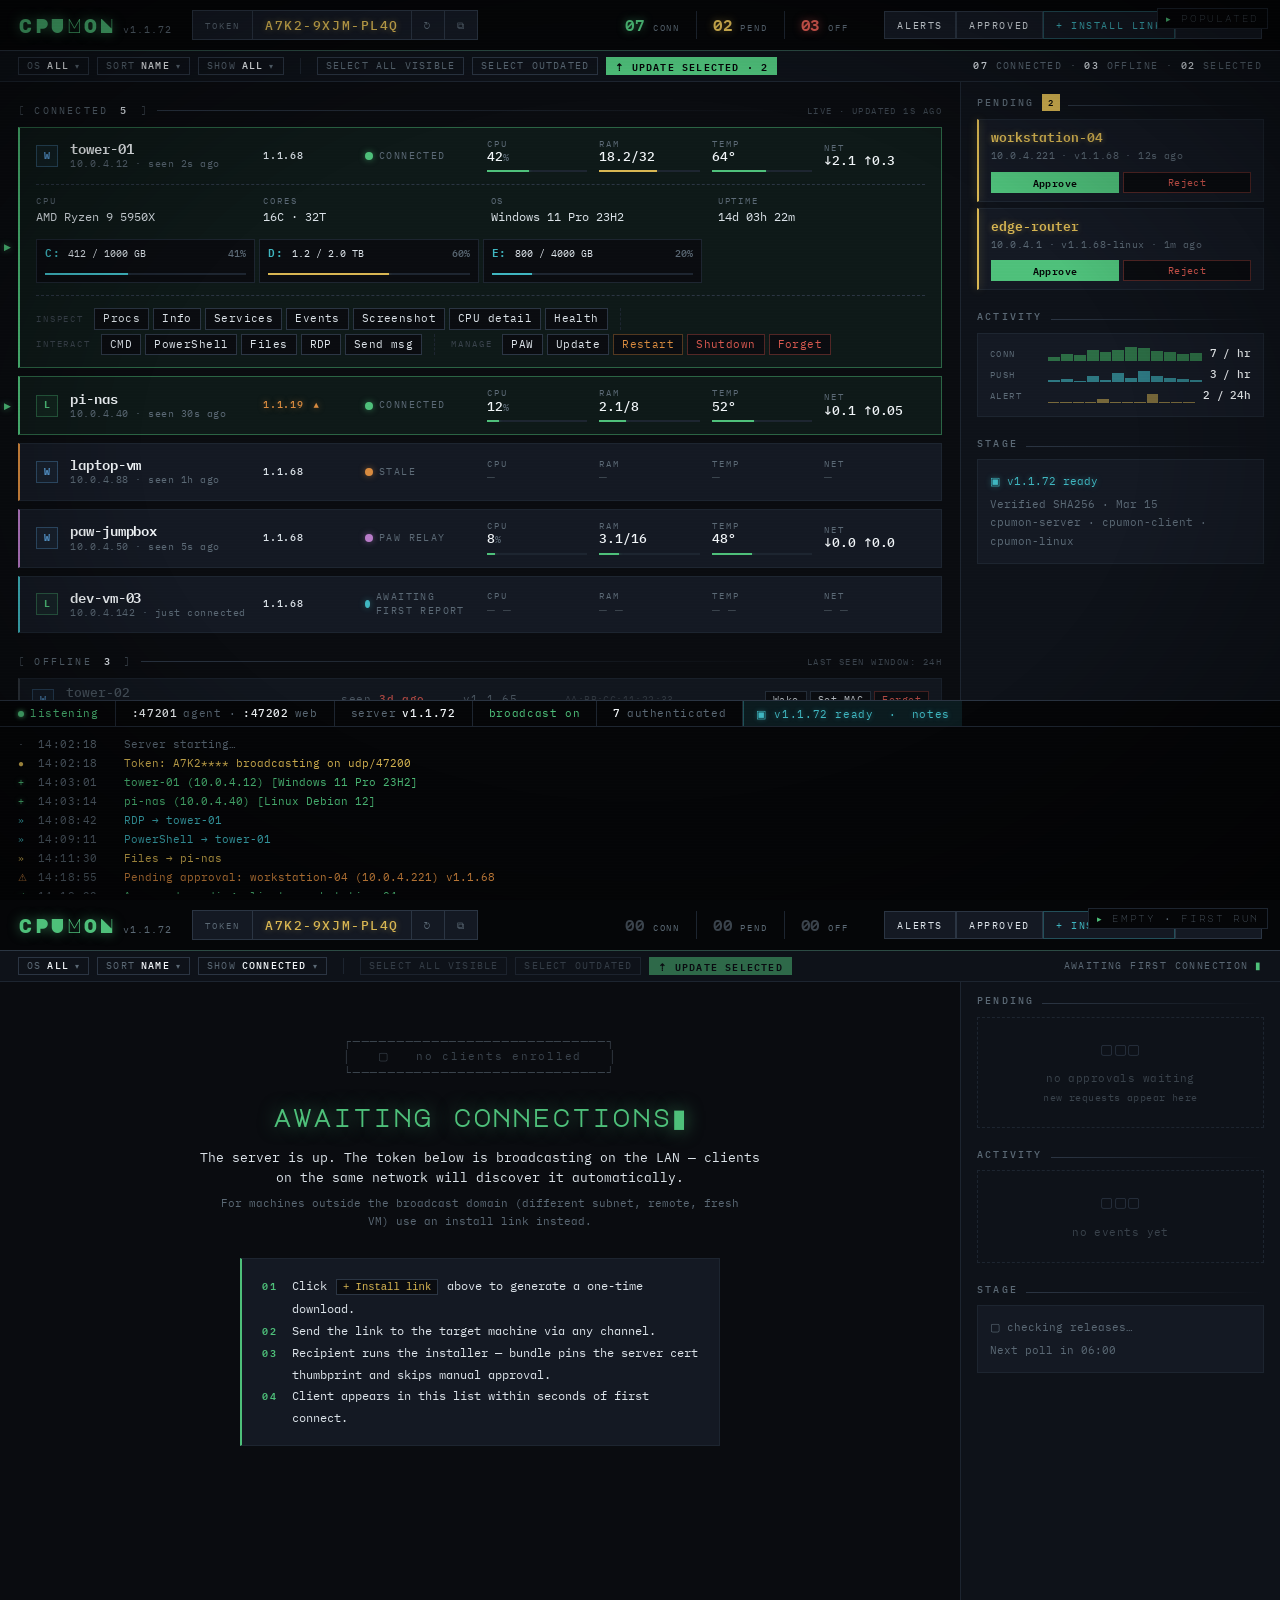
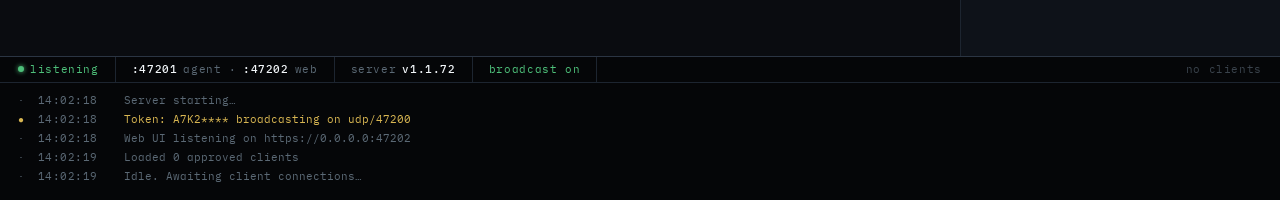
<file: docs/web-ui/mockup.html>
<!DOCTYPE html>
<html lang="en">
<head>
<meta charset="utf-8">
<meta name="viewport" content="width=device-width, initial-scale=1">
<title>cpumon — web UI mockup</title>
<link rel="preconnect" href="https://fonts.googleapis.com">
<link rel="preconnect" href="https://fonts.gstatic.com" crossorigin>
<link href="https://fonts.googleapis.com/css2?family=Major+Mono+Display&family=IBM+Plex+Mono:wght@300;400;500;600;700&display=swap" rel="stylesheet">
<style>
  /* ───────────────────────────────────────────────────────────────────
     cpumon web UI mockup · visual target for WEB_UI_WORKPLAN.md Phase 3
     Static reference; no JS. Aesthetic: refined operator-modeline.
     ─────────────────────────────────────────────────────────────────── */

  :root {
    /* Base — deeper blacks for chrome / lifted slabs for content */
    --bg-deep:   #050608;
    --bg:        #0a0c10;
    --tbg:       #0e1219;
    --card:      #141923;
    --card-hi:   #1a212c;
    --brd:       #1d2530;
    --brd-hi:    #2b3543;

    /* Text */
    --brt:       #dde4ea;
    --brter:     #f2f6f9;
    --dim:       #5b6975;
    --dimmer:    #3a434c;

    /* Phosphor palette */
    --grn:       #4ec07a;
    --grn-glow:  rgba(78, 192, 122, 0.55);
    --grn-soft:  #2c6c44;
    --yel:       #d8b652;
    --yel-glow:  rgba(216, 182, 82, 0.45);
    --org:       #d88a3f;
    --org-glow:  rgba(216, 138, 63, 0.5);
    --red:       #d8584f;
    --red-glow:  rgba(216, 88, 79, 0.55);
    --cyan:      #3fb6c0;
    --cyan-glow: rgba(63, 182, 192, 0.45);
    --blu:       #5a9ed8;
    --blu-glow:  rgba(90, 158, 216, 0.45);
    --mag:       #b87bc8;
    --mag-glow:  rgba(184, 123, 200, 0.5);

    --sel:       rgba(78, 192, 122, 0.07);
    --sel-brd:   rgba(78, 192, 122, 0.45);

    /* Fonts — single distinctive display + a precise technical body.
       Major Mono Display only for the brand wordmark and viewport titles;
       IBM Plex Mono carries the entire UI. */
    --font-display: 'Major Mono Display', ui-monospace, monospace;
    --font-mono:    'IBM Plex Mono', ui-monospace, 'Cascadia Mono', 'Consolas', monospace;

    /* Spacing scale (4px base) */
    --s-1: 4px; --s-2: 8px; --s-3: 12px; --s-4: 16px;
    --s-5: 20px; --s-6: 28px; --s-7: 40px;
  }

  * { box-sizing: border-box; }
  html, body { margin: 0; padding: 0; min-height: 100%; }
  body {
    background: var(--bg-deep);
    color: var(--brt);
    font-family: var(--font-mono);
    font-size: 13px;
    font-weight: 400;
    line-height: 1.45;
    font-feature-settings: "zero" 1, "ss01" 1;
    -webkit-font-smoothing: antialiased;
  }

  /* Subtle scanline + vignette atmosphere — barely perceptible, pure mood */
  body::before {
    content: ""; position: fixed; inset: 0; pointer-events: none; z-index: 9999;
    background:
      repeating-linear-gradient(
        to bottom,
        rgba(255, 255, 255, 0.018) 0,
        rgba(255, 255, 255, 0.018) 1px,
        transparent 1px,
        transparent 3px
      );
    mix-blend-mode: overlay;
  }
  body::after {
    content: ""; position: fixed; inset: 0; pointer-events: none; z-index: 9998;
    background: radial-gradient(
      ellipse at center,
      transparent 0%,
      transparent 55%,
      rgba(0, 0, 0, 0.45) 100%);
  }

  /* ─── viewport scaffold ───────────────────────────────────────────── */

  .viewport {
    display: grid;
    grid-template-rows: auto auto 1fr auto auto;
    height: 100vh;
    min-height: 720px;
    background: var(--bg);
    border-bottom: 6px solid var(--bg-deep);
    position: relative;
  }
  .viewport-label {
    position: absolute; top: var(--s-2); right: var(--s-3);
    z-index: 50;
    font-family: var(--font-display);
    font-size: 9px;
    letter-spacing: 0.18em;
    color: var(--dim);
    padding: 3px 8px;
    background: var(--bg-deep);
    border: 1px solid var(--brd);
    text-transform: lowercase;
  }
  .viewport-label::before { content: "▸ "; color: var(--grn); }

  /* ─── header (modeline top) ───────────────────────────────────────── */

  header {
    background: var(--bg-deep);
    border-bottom: 1px solid var(--brd-hi);
    padding: 10px 18px;
    display: flex; align-items: center; gap: var(--s-5);
    flex-wrap: wrap;
    position: relative;
  }
  header::after {
    content: ""; position: absolute; left: 0; right: 0; bottom: -1px; height: 1px;
    background: linear-gradient(to right,
      transparent 0%,
      var(--grn-soft) 12%,
      var(--grn-soft) 88%,
      transparent 100%);
    opacity: 0.4;
  }

  .brand {
    font-family: var(--font-display);
    font-size: 20px;
    color: var(--grn);
    letter-spacing: 0.06em;
    text-shadow: 0 0 12px var(--grn-glow);
    line-height: 1;
    display: flex; align-items: baseline; gap: var(--s-2);
  }
  .brand .v {
    font-family: var(--font-mono);
    font-size: 10px;
    color: var(--dim);
    letter-spacing: 0.1em;
    text-shadow: none;
    font-weight: 400;
  }

  .token-frame {
    display: flex; align-items: center;
    background: var(--card);
    border: 1px solid var(--brd-hi);
    padding: 0;
    line-height: 1;
  }
  .token-frame .label {
    font-size: 9px;
    color: var(--dim);
    letter-spacing: 0.22em;
    text-transform: uppercase;
    padding: 0 var(--s-3);
    border-right: 1px solid var(--brd-hi);
    height: 28px; display: inline-flex; align-items: center;
  }
  .token-frame .value {
    font-size: 13px;
    font-weight: 500;
    color: var(--yel);
    padding: 0 var(--s-3);
    letter-spacing: 0.12em;
    height: 28px; display: inline-flex; align-items: center;
    text-shadow: 0 0 6px var(--yel-glow);
  }
  .token-frame .action {
    border: none; border-left: 1px solid var(--brd-hi);
    background: transparent;
    color: var(--dim);
    font-family: var(--font-mono);
    font-size: 10px;
    letter-spacing: 0.16em;
    text-transform: uppercase;
    padding: 0 var(--s-3);
    height: 28px;
    cursor: pointer;
  }
  .token-frame .action:hover { color: var(--brter); background: var(--card-hi); }

  .status-bank {
    display: flex; align-items: center; gap: 0;
    font-size: 11px;
    margin-left: auto;
  }
  .status-bank .stat {
    display: inline-flex; align-items: baseline; gap: var(--s-2);
    padding: 0 var(--s-4);
    border-right: 1px solid var(--brd);
    height: 28px;
    line-height: 28px;
  }
  .status-bank .stat:last-child { border-right: none; }
  .status-bank .stat .n {
    font-size: 16px;
    font-weight: 600;
    letter-spacing: -0.02em;
    color: var(--brter);
  }
  .status-bank .stat .lbl {
    font-size: 9px;
    letter-spacing: 0.2em;
    text-transform: uppercase;
    color: var(--dim);
  }
  .status-bank .stat.ok .n   { color: var(--grn); text-shadow: 0 0 8px var(--grn-glow); }
  .status-bank .stat.warn .n { color: var(--yel); text-shadow: 0 0 8px var(--yel-glow); }
  .status-bank .stat.off .n  { color: var(--red); text-shadow: 0 0 8px var(--red-glow); }
  .status-bank .stat.warn { animation: pendingPulse 2.4s ease-in-out infinite; }
  @keyframes pendingPulse {
    0%, 100% { background: transparent; }
    50%      { background: rgba(216, 182, 82, 0.05); }
  }

  .btn-row { display: flex; gap: 0; align-items: center; height: 28px; }
  .btn-row > * + * { border-left: 1px solid var(--brd); margin-left: 0; }
  .btn-row .ico-btn {
    background: var(--card);
    border: 1px solid var(--brd-hi);
    color: var(--brt);
    padding: 0 var(--s-3);
    height: 28px;
    font-family: var(--font-mono);
    font-size: 10px;
    letter-spacing: 0.16em;
    text-transform: uppercase;
    cursor: pointer;
    display: inline-flex; align-items: center; gap: 6px;
  }
  .btn-row .ico-btn:hover { background: var(--card-hi); color: var(--brter); border-color: var(--brd-hi); }
  .btn-row .ico-btn.accent { color: var(--cyan); border-color: rgba(63, 182, 192, 0.35); }
  .btn-row .ico-btn.accent:hover { background: rgba(63, 182, 192, 0.08); }

  /* ─── modeline (filter / selection bar) ──────────────────────────── */

  .modeline {
    background: var(--tbg);
    border-bottom: 1px solid var(--brd);
    padding: 6px 18px;
    display: flex; align-items: center; gap: var(--s-2);
    font-size: 11px;
    flex-wrap: wrap;
  }
  .pill {
    background: transparent;
    border: 1px solid var(--brd-hi);
    padding: 3px var(--s-2);
    color: var(--dim);
    font-family: var(--font-mono);
    font-size: 10px;
    letter-spacing: 0.12em;
    text-transform: uppercase;
    cursor: pointer;
    line-height: 1;
    display: inline-flex; align-items: center; gap: 6px;
  }
  .pill .key { color: var(--dim); }
  .pill .val { color: var(--brter); font-weight: 500; }
  .pill:hover { border-color: var(--brd-hi); background: var(--card); color: var(--brt); }
  .pill .caret { font-size: 8px; color: var(--dim); }

  .pill.action {
    color: var(--brter);
    border-color: var(--brd-hi);
  }
  .pill.action.primary {
    color: var(--bg-deep);
    background: var(--grn);
    border-color: var(--grn);
    font-weight: 600;
    text-shadow: none;
  }
  .pill.action.primary:hover { background: #62d18c; border-color: #62d18c; }

  .modeline .sep {
    width: 1px; height: 16px; background: var(--brd); margin: 0 var(--s-2);
  }
  .modeline .count {
    color: var(--dim);
    margin-left: auto;
    font-size: 10px;
    letter-spacing: 0.14em;
    text-transform: uppercase;
  }
  .modeline .count strong { color: var(--brt); font-weight: 500; }

  /* ─── main pane ──────────────────────────────────────────────────── */

  main {
    display: grid;
    grid-template-columns: 1fr 320px;
    overflow: hidden;
    min-height: 0;
  }
  .col-clients { overflow-y: auto; padding: var(--s-3) 18px var(--s-5) 18px; }
  .col-side    { background: var(--tbg); border-left: 1px solid var(--brd);
                 overflow-y: auto; padding: var(--s-3) var(--s-4); }

  /* custom scrollbar — refined, dim, only on hover */
  .col-clients::-webkit-scrollbar, .col-side::-webkit-scrollbar { width: 6px; height: 6px; }
  .col-clients::-webkit-scrollbar-track, .col-side::-webkit-scrollbar-track { background: transparent; }
  .col-clients::-webkit-scrollbar-thumb, .col-side::-webkit-scrollbar-thumb {
    background: var(--brd-hi); border-radius: 0;
  }
  .col-clients::-webkit-scrollbar-thumb:hover, .col-side::-webkit-scrollbar-thumb:hover {
    background: var(--dim);
  }

  /* ─── section labels ─────────────────────────────────────────────── */

  .section-bar {
    display: flex; align-items: center; gap: var(--s-2);
    margin: var(--s-5) 0 var(--s-2) 0;
    color: var(--dim);
    font-size: 10px;
    letter-spacing: 0.22em;
    text-transform: uppercase;
  }
  .section-bar:first-child { margin-top: var(--s-2); }
  .section-bar .label { white-space: nowrap; }
  .section-bar .label::before { content: "[ "; color: var(--dimmer); }
  .section-bar .label::after  { content: " ]"; color: var(--dimmer); }
  .section-bar .label .n { color: var(--brt); font-weight: 600; padding: 0 4px; }
  .section-bar .rule {
    flex: 1; height: 1px;
    background: linear-gradient(to right, var(--brd-hi) 0%, transparent 100%);
  }
  .section-bar .meta { color: var(--dimmer); font-size: 9px; letter-spacing: 0.16em; }

  /* ─── client card ────────────────────────────────────────────────── */

  .card {
    background: var(--card);
    border: 1px solid var(--brd);
    border-left: 2px solid var(--grn-soft);
    margin-bottom: var(--s-2);
    padding: var(--s-3) var(--s-4);
    cursor: pointer;
    position: relative;
    transition: border-color 120ms ease, background 120ms ease;
  }
  .card:hover { border-color: var(--brd-hi); }
  .card:hover { border-left-color: var(--grn); }
  .card.selected {
    background: var(--sel);
    border-color: var(--sel-brd);
    border-left-color: var(--grn);
  }
  .card.selected::before {
    content: "▶"; position: absolute; left: -16px; top: 50%;
    transform: translateY(-50%);
    color: var(--grn); font-size: 9px;
    text-shadow: 0 0 6px var(--grn-glow);
  }
  .card.stale-card { border-left-color: var(--org); }
  .card.paw-card   { border-left-color: var(--mag); }
  .card.wait-card  { border-left-color: var(--cyan); }

  .card-head {
    display: grid;
    grid-template-columns: 22px minmax(160px, 1.8fr) 90px 110px repeat(4, 1fr);
    align-items: center; gap: var(--s-3);
  }
  .os-badge {
    width: 22px; height: 22px;
    display: inline-flex; align-items: center; justify-content: center;
    font-size: 10px; font-weight: 700;
    font-family: var(--font-mono);
    letter-spacing: 0;
    border: 1px solid var(--brd-hi);
    color: var(--dim);
  }
  .os-badge.os-win { color: var(--blu); border-color: rgba(90, 158, 216, 0.35); background: rgba(90, 158, 216, 0.06); }
  .os-badge.os-lnx { color: var(--grn); border-color: rgba(78, 192, 122, 0.35); background: rgba(78, 192, 122, 0.06); }

  .name-block { min-width: 0; display: flex; flex-direction: column; gap: 1px; }
  .name-block .name {
    color: var(--brter);
    font-weight: 600;
    font-size: 13.5px;
    letter-spacing: -0.005em;
    line-height: 1.2;
  }
  .name-block .ip {
    color: var(--dim);
    font-size: 10px;
    letter-spacing: 0.05em;
  }

  .ver {
    color: var(--dim);
    font-size: 10px;
    letter-spacing: 0.08em;
    text-align: left;
  }
  .ver .num { color: var(--brt); font-weight: 500; }
  .ver.outdated .num { color: var(--org); text-shadow: 0 0 6px var(--org-glow); }
  .ver.outdated::after {
    content: " ▲"; color: var(--org); font-size: 9px; margin-left: 4px;
    text-shadow: 0 0 6px var(--org-glow);
  }

  .state-tag {
    text-align: left;
    font-size: 10px;
    letter-spacing: 0.14em;
    text-transform: uppercase;
    color: var(--dim);
    display: inline-flex; align-items: center; gap: 6px;
  }
  .state-tag .dot {
    display: inline-block; width: 8px; height: 8px; border-radius: 50%;
    background: var(--grn);
    box-shadow: 0 0 6px var(--grn-glow);
  }
  .state-tag.stale .dot { background: var(--org); box-shadow: 0 0 6px var(--org-glow); }
  .state-tag.dead  .dot { background: var(--red); box-shadow: 0 0 6px var(--red-glow); }
  .state-tag.paw   .dot { background: var(--mag); box-shadow: 0 0 6px var(--mag-glow); }
  .state-tag.wait  .dot { background: var(--cyan); box-shadow: 0 0 6px var(--cyan-glow);
                          animation: blinkDot 1.4s steps(2) infinite; }
  @keyframes blinkDot {
    0%, 49% { opacity: 1; }
    50%, 100% { opacity: 0.35; }
  }

  /* Metric block — value-first hierarchy, miniature bar below */
  .metric { display: flex; flex-direction: column; gap: 2px; min-width: 0; }
  .metric .label {
    color: var(--dim);
    font-size: 8.5px;
    letter-spacing: 0.22em;
    text-transform: uppercase;
    line-height: 1;
  }
  .metric .value {
    color: var(--brter);
    font-size: 13px;
    font-weight: 500;
    line-height: 1.1;
    letter-spacing: -0.01em;
  }
  .metric .value.dim { color: var(--dimmer); font-weight: 400; }
  .metric .bar {
    height: 2px;
    background: var(--brd);
    margin-top: 4px;
    position: relative;
    overflow: hidden;
  }
  .metric .bar > span {
    display: block; height: 100%; background: var(--grn);
    box-shadow: 0 0 4px var(--grn-glow);
  }
  .metric .bar > span.warn { background: var(--yel); box-shadow: 0 0 4px var(--yel-glow); }
  .metric .bar > span.crit { background: var(--red); box-shadow: 0 0 4px var(--red-glow); }

  /* Expanded card body */
  .card.expanded .card-body {
    margin-top: var(--s-3);
    padding-top: var(--s-3);
    border-top: 1px dashed var(--brd-hi);
    display: grid;
    grid-template-columns: repeat(4, 1fr);
    gap: var(--s-3) var(--s-5);
  }
  .card-body .kv { display: flex; flex-direction: column; gap: 2px; min-width: 0; }
  .card-body .k {
    color: var(--dim); font-size: 8.5px; letter-spacing: 0.22em; text-transform: uppercase;
    line-height: 1;
  }
  .card-body .v {
    color: var(--brt); font-size: 12px; font-weight: 400;
    letter-spacing: 0;
    overflow: hidden; text-overflow: ellipsis; white-space: nowrap;
  }

  .drives {
    grid-column: 1 / -1;
    display: grid;
    grid-template-columns: repeat(auto-fill, minmax(180px, 1fr));
    gap: 4px;
    margin-top: 2px;
  }
  .drive {
    background: var(--bg);
    border: 1px solid var(--brd);
    padding: 5px var(--s-2) 7px var(--s-2);
    font-size: 10px;
    line-height: 1.2;
    display: grid;
    grid-template-columns: auto 1fr auto;
    align-items: baseline;
    gap: var(--s-2);
    cursor: pointer;
    position: relative;
  }
  .drive:hover { border-color: var(--brd-hi); }
  .drive .letter { color: var(--cyan); font-weight: 600; font-size: 11px; letter-spacing: 0.06em; }
  .drive .size   { color: var(--brt); font-size: 10px; }
  .drive .pct    { color: var(--dim); font-size: 10px; font-weight: 500; }
  .drive .bar {
    grid-column: 1 / -1;
    height: 2px;
    background: var(--brd);
    margin-top: 5px;
    overflow: hidden;
  }
  .drive .bar > span { display: block; height: 100%; background: var(--cyan); box-shadow: 0 0 4px var(--cyan-glow); }
  .drive .bar > span.warn { background: var(--yel); box-shadow: 0 0 4px var(--yel-glow); }
  .drive .bar > span.crit { background: var(--red); box-shadow: 0 0 4px var(--red-glow); }

  /* Action row — grouped by intent */
  .card.expanded .card-actions {
    margin-top: var(--s-3);
    padding-top: var(--s-3);
    border-top: 1px dashed var(--brd-hi);
    display: flex; flex-wrap: wrap; align-items: center; gap: 4px;
  }
  .actions-group {
    display: flex; gap: 4px; flex-wrap: wrap;
    padding: 0 var(--s-3) 0 0;
    border-right: 1px dashed var(--brd);
    margin-right: var(--s-3);
  }
  .actions-group:last-child { border-right: none; margin-right: 0; padding-right: 0; }
  .actions-group .lbl {
    font-size: 8.5px;
    letter-spacing: 0.22em;
    text-transform: uppercase;
    color: var(--dimmer);
    padding: 0 6px 0 0;
    display: inline-flex; align-items: center;
  }

  .a-btn {
    background: var(--bg);
    color: var(--brt);
    border: 1px solid var(--brd-hi);
    padding: 4px var(--s-2);
    font-family: var(--font-mono);
    font-size: 10.5px;
    letter-spacing: 0.04em;
    cursor: pointer;
    line-height: 1.1;
    transition: all 100ms ease;
  }
  .a-btn:hover { background: var(--card-hi); border-color: var(--dim); color: var(--brter); }
  .a-btn.warn   { color: var(--org); border-color: rgba(216, 138, 63, 0.35); }
  .a-btn.warn:hover  { background: rgba(216, 138, 63, 0.1); border-color: var(--org); }
  .a-btn.danger { color: var(--red); border-color: rgba(216, 88, 79, 0.35); }
  .a-btn.danger:hover { background: rgba(216, 88, 79, 0.1); border-color: var(--red); }

  .card.collapsed .card-body, .card.collapsed .card-actions { display: none; }

  /* ─── offline row ────────────────────────────────────────────────── */

  .offline-row {
    display: grid;
    grid-template-columns: 22px minmax(140px, 1.4fr) 110px 90px 1fr auto;
    align-items: center;
    gap: var(--s-3);
    background: var(--card);
    border: 1px solid var(--brd);
    border-left: 2px solid var(--dimmer);
    padding: 6px var(--s-3);
    margin-bottom: 3px;
    opacity: 0.78;
    transition: opacity 120ms ease;
  }
  .offline-row:hover { opacity: 1; border-color: var(--brd-hi); }
  .offline-row .name-block .name { color: var(--dim); font-weight: 500; font-size: 12.5px; }
  .offline-row .name-block .ip   { color: var(--dimmer); font-size: 10px; }
  .offline-row .seen { color: var(--dim); font-size: 10.5px; letter-spacing: 0.06em; }
  .offline-row .seen .ago { color: var(--red); font-weight: 500; }
  .offline-row .ver  { color: var(--dim); font-size: 10.5px; }
  .offline-row .mac  { color: var(--dimmer); font-size: 10px; letter-spacing: 0.04em; }
  .offline-row .actions { display: flex; gap: 3px; }
  .offline-row .actions .a-btn { font-size: 9.5px; padding: 3px 7px; letter-spacing: 0.05em; }

  /* ─── side panel ─────────────────────────────────────────────────── */

  .side-section { margin-bottom: var(--s-5); }
  .side-section h3 {
    margin: 0 0 var(--s-2) 0;
    font-size: 10px;
    color: var(--dim);
    letter-spacing: 0.22em;
    text-transform: uppercase;
    font-weight: 500;
    display: flex; align-items: baseline; gap: var(--s-2);
  }
  .side-section h3 .count {
    color: var(--brter);
    background: var(--brd);
    padding: 2px 6px;
    font-size: 9px;
    letter-spacing: 0.08em;
  }
  .side-section h3 .count.yel { color: var(--bg-deep); background: var(--yel); }
  .side-section h3 .rule {
    flex: 1; height: 1px;
    background: linear-gradient(to right, var(--brd-hi) 0%, transparent 100%);
  }

  .pending-card {
    background: var(--card);
    border: 1px solid var(--brd);
    border-left: 2px solid var(--yel);
    padding: var(--s-2) var(--s-3);
    margin-bottom: 6px;
    position: relative;
  }
  .pending-card::before {
    content: ""; position: absolute; left: -2px; top: 0; bottom: 0; width: 2px;
    background: var(--yel);
    box-shadow: 0 0 8px var(--yel-glow);
    animation: pendingPulse2 2s ease-in-out infinite;
  }
  @keyframes pendingPulse2 {
    0%, 100% { opacity: 1; }
    50%      { opacity: 0.45; }
  }
  .pending-card .name {
    color: var(--yel);
    font-weight: 600;
    font-size: 12.5px;
    text-shadow: 0 0 6px var(--yel-glow);
  }
  .pending-card .meta {
    color: var(--dim);
    font-size: 10px;
    margin: 3px 0 var(--s-2) 0;
    letter-spacing: 0.04em;
  }
  .pending-card .actions { display: flex; gap: 4px; }
  .pending-card .a-btn { font-size: 10px; padding: 4px var(--s-2); flex: 1; }
  .pending-card .a-btn.primary {
    color: var(--bg-deep); background: var(--grn); border-color: var(--grn); font-weight: 600;
  }
  .pending-card .a-btn.primary:hover { background: #62d18c; border-color: #62d18c; }

  /* Activity panel — ASCII-bar style mini chart */
  .activity-panel {
    background: var(--card);
    border: 1px solid var(--brd);
    padding: var(--s-3);
  }
  .activity-panel .row {
    display: grid;
    grid-template-columns: 50px 1fr auto;
    align-items: center;
    gap: var(--s-2);
    margin-bottom: 5px;
    font-size: 10.5px;
  }
  .activity-panel .row:last-child { margin-bottom: 0; }
  .activity-panel .row .k {
    color: var(--dim);
    font-size: 9px;
    letter-spacing: 0.16em;
    text-transform: uppercase;
  }
  .activity-panel .row .v {
    color: var(--brter);
    font-weight: 500;
    font-size: 11px;
    text-align: right;
    letter-spacing: -0.01em;
  }
  .activity-panel .spark {
    display: flex; align-items: end; gap: 1px; height: 14px;
  }
  .activity-panel .spark span {
    flex: 1;
    background: var(--grn-soft);
    min-height: 1px;
  }
  .activity-panel .spark.cyan span { background: var(--cyan); opacity: 0.6; }
  .activity-panel .spark.yel  span { background: var(--yel); opacity: 0.5; }

  /* ─── status bar (modeline bottom) ───────────────────────────────── */

  .status-bar {
    background: var(--bg-deep);
    border-top: 1px solid var(--brd-hi);
    padding: 0 18px;
    display: flex; align-items: stretch;
    font-size: 10.5px;
    line-height: 1;
    height: 26px;
  }
  .status-bar .seg {
    display: inline-flex; align-items: center; gap: 6px;
    padding: 0 var(--s-4);
    color: var(--dim);
    border-right: 1px solid var(--brd);
    letter-spacing: 0.06em;
  }
  .status-bar .seg:first-child { padding-left: 0; }
  .status-bar .seg:last-child { border-right: none; margin-left: auto; padding-right: 0; }
  .status-bar .seg.ok { color: var(--grn); }
  .status-bar .seg.warn { color: var(--org); }
  .status-bar .seg strong { color: var(--brter); font-weight: 500; }
  .status-bar .seg .dot {
    display: inline-block; width: 6px; height: 6px; border-radius: 50%;
    background: currentColor;
    box-shadow: 0 0 5px currentColor;
  }
  .update-cta {
    display: inline-flex; align-items: center; gap: 6px;
    background: rgba(63, 182, 192, 0.12);
    border: none;
    border-left: 1px solid rgba(63, 182, 192, 0.35);
    color: var(--cyan);
    font-family: var(--font-mono);
    font-size: 10.5px;
    letter-spacing: 0.06em;
    padding: 0 var(--s-3);
    cursor: pointer;
    height: 26px;
    text-shadow: 0 0 5px var(--cyan-glow);
  }
  .update-cta:hover { background: rgba(63, 182, 192, 0.22); color: var(--brter); }

  /* ─── log footer ─────────────────────────────────────────────────── */

  footer {
    background: var(--bg-deep);
    border-top: 1px solid var(--brd);
    padding: var(--s-2) 18px;
    max-height: 168px;
    overflow-y: auto;
    font-size: 11px;
    line-height: 1.55;
  }
  footer::-webkit-scrollbar { width: 6px; }
  footer::-webkit-scrollbar-thumb { background: var(--brd-hi); }
  .log-line {
    display: grid;
    grid-template-columns: 12px 78px 1fr;
    gap: var(--s-2);
    padding: 1px 0;
    align-items: baseline;
  }
  .log-line .marker { color: var(--dimmer); font-size: 10px; }
  .log-line .t {
    color: var(--dim);
    font-size: 10.5px;
    letter-spacing: 0.04em;
    font-variant-numeric: tabular-nums;
  }
  .log-line .m { color: var(--brt); font-size: 11px; }
  .log-line.grn  .marker, .log-line.grn  .m { color: var(--grn); }
  .log-line.grn  .marker { text-shadow: 0 0 5px var(--grn-glow); }
  .log-line.yel  .marker, .log-line.yel  .m { color: var(--yel); }
  .log-line.org  .marker, .log-line.org  .m { color: var(--org); }
  .log-line.cyan .marker, .log-line.cyan .m { color: var(--cyan); }
  .log-line.red  .marker, .log-line.red  .m { color: var(--red); }
  .log-line.dim  .marker, .log-line.dim  .m { color: var(--dim); }

  /* ─── empty / first-run state ─────────────────────────────────────── */

  .empty-canvas {
    display: flex; flex-direction: column; align-items: center; justify-content: center;
    text-align: center;
    padding: var(--s-7) var(--s-4);
    color: var(--dim);
    min-height: 50vh;
  }
  .empty-canvas .frame {
    font-family: var(--font-mono);
    font-size: 11px;
    letter-spacing: 0.16em;
    color: var(--dimmer);
    line-height: 1.4;
    white-space: pre;
    margin-bottom: var(--s-5);
  }
  .empty-canvas h2 {
    font-family: var(--font-display);
    font-size: 24px;
    color: var(--grn);
    letter-spacing: 0.08em;
    margin: 0 0 var(--s-3) 0;
    text-shadow: 0 0 18px var(--grn-glow);
    text-transform: lowercase;
  }
  .empty-canvas .blink {
    display: inline-block;
    color: var(--grn);
    animation: blink 1s steps(2) infinite;
  }
  @keyframes blink { 50% { opacity: 0; } }
  .empty-canvas p {
    color: var(--brt);
    font-size: 12.5px;
    margin: 0 0 var(--s-2) 0;
    max-width: 560px;
    line-height: 1.6;
  }
  .empty-canvas p.sub { color: var(--dim); font-size: 11px; max-width: 520px; }
  .empty-canvas .checklist {
    margin-top: var(--s-5);
    text-align: left;
    background: var(--card);
    border: 1px solid var(--brd);
    border-left: 2px solid var(--grn);
    padding: var(--s-4) var(--s-5);
    font-size: 11.5px;
    line-height: 1.9;
    color: var(--dim);
    max-width: 480px;
  }
  .empty-canvas .checklist .step {
    display: grid; grid-template-columns: 22px 1fr; gap: var(--s-2); align-items: baseline;
  }
  .empty-canvas .checklist .step .n {
    color: var(--grn); font-weight: 600; font-size: 10px;
    letter-spacing: 0.18em;
  }
  .empty-canvas .checklist .step .desc { color: var(--brt); }
  .empty-canvas .checklist .step .desc code {
    background: var(--bg); border: 1px solid var(--brd-hi);
    padding: 1px 6px; color: var(--yel); font-size: 10.5px;
    margin: 0 2px;
  }

  .empty-side {
    color: var(--dimmer);
    font-size: 11px;
    text-align: center;
    padding: var(--s-5) var(--s-3);
    border: 1px dashed var(--brd);
    line-height: 1.7;
    letter-spacing: 0.04em;
  }
  .empty-side::before { content: "▢▢▢"; display: block; color: var(--brd-hi); margin-bottom: var(--s-2); font-size: 14px; }

  /* ─── responsive collapse ────────────────────────────────────────── */

  @media (max-width: 1180px) {
    .card-head { grid-template-columns: 22px minmax(140px, 1.6fr) 80px 100px repeat(4, 1fr); gap: var(--s-2); }
  }
  @media (max-width: 960px) {
    main { grid-template-columns: 1fr; }
    .col-side {
      border-left: none;
      border-top: 1px solid var(--brd-hi);
      max-height: 360px;
    }
    .card-head { grid-template-columns: 22px minmax(140px, 1fr) 80px 110px repeat(3, 1fr); }
    .card-head .metric:nth-of-type(4) { display: none; }
    .card.expanded .card-body { grid-template-columns: repeat(3, 1fr); }
    .actions-group { padding-right: 0; border-right: none; margin-right: 0; }
    .actions-group .lbl { display: none; }
    .modeline { padding: 6px var(--s-3); }
    .col-clients { padding: var(--s-3) var(--s-3) var(--s-5) var(--s-3); }
  }
  @media (max-width: 720px) {
    header { padding: var(--s-3) var(--s-3); gap: var(--s-3); }
    .status-bank { width: 100%; order: 3; justify-content: flex-start; margin-left: 0; }
    .btn-row { order: 4; flex-wrap: wrap; height: auto; }
    .btn-row > * + * { border-left: none; }
    .btn-row .ico-btn { border: 1px solid var(--brd-hi); }
  }
  @media (max-width: 640px) {
    .card-head {
      grid-template-columns: 22px 1fr 90px;
      gap: var(--s-2);
    }
    .card-head .ver { grid-column: 2 / 3; grid-row: 2; }
    .card-head .state-tag { grid-column: 3 / 4; grid-row: 2; text-align: right; justify-content: flex-end; }
    .card-head .metric {
      grid-column: span 1;
    }
    .card-head .metric:nth-of-type(1) { grid-column: 1 / 2; grid-row: 3; }
    .card-head .metric:nth-of-type(2) { grid-column: 2 / 3; grid-row: 3; }
    .card-head .metric:nth-of-type(3) { grid-column: 3 / 4; grid-row: 3; }
    .card-head .metric:nth-of-type(4) { display: none; }
    .card.expanded .card-body { grid-template-columns: repeat(2, 1fr); }
    .drives { grid-template-columns: 1fr; }
    .offline-row {
      grid-template-columns: 22px 1fr auto;
      gap: var(--s-2);
    }
    .offline-row .seen, .offline-row .ver, .offline-row .mac { display: none; }
    .status-bar { overflow-x: auto; padding: 0 var(--s-3); }
    .status-bar .seg { padding: 0 var(--s-3); white-space: nowrap; }
    footer { padding: var(--s-2) var(--s-3); }
    .log-line { grid-template-columns: 10px 64px 1fr; gap: 6px; }
  }
</style>
</head>
<body>

<!-- ═══════════════════════════════════════════════════════════════════
     VIEWPORT 1 — populated state · live dashboard
     ═══════════════════════════════════════════════════════════════════ -->

<section class="viewport">
  <div class="viewport-label">populated</div>

  <header>
    <div class="brand">CPUMON<span class="v">v1.1.72</span></div>

    <div class="token-frame">
      <span class="label">token</span>
      <span class="value">A7K2-9XJM-PL4Q</span>
      <button class="action" title="Regenerate">↻</button>
      <button class="action" title="Copy">⧉</button>
    </div>

    <div class="status-bank">
      <div class="stat ok">    <span class="n">07</span><span class="lbl">conn</span></div>
      <div class="stat warn">  <span class="n">02</span><span class="lbl">pend</span></div>
      <div class="stat off">   <span class="n">03</span><span class="lbl">off</span></div>
    </div>

    <div class="btn-row">
      <button class="ico-btn">Alerts</button>
      <button class="ico-btn">Approved</button>
      <button class="ico-btn accent">+ Install link</button>
      <button class="ico-btn">Sign out</button>
    </div>
  </header>

  <div class="modeline">
    <span class="pill"><span class="key">os</span><span class="val">all</span><span class="caret">▾</span></span>
    <span class="pill"><span class="key">sort</span><span class="val">name</span><span class="caret">▾</span></span>
    <span class="pill"><span class="key">show</span><span class="val">all</span><span class="caret">▾</span></span>
    <span class="sep"></span>
    <span class="pill">Select all visible</span>
    <span class="pill">Select outdated</span>
    <span class="pill action primary">⇡ Update selected · 2</span>
    <span class="count"><strong>07</strong> connected · <strong>03</strong> offline · <strong>02</strong> selected</span>
  </div>

  <main>

    <section class="col-clients">

      <div class="section-bar">
        <span class="label">Connected <span class="n">5</span></span>
        <span class="rule"></span>
        <span class="meta">live · updated 1s ago</span>
      </div>

      <!-- Connected, expanded, selected -->
      <article class="card expanded selected">
        <div class="card-head">
          <span class="os-badge os-win">W</span>
          <div class="name-block">
            <span class="name">tower-01</span>
            <span class="ip">10.0.4.12 · seen 2s ago</span>
          </div>
          <span class="ver"><span class="num">1.1.68</span></span>
          <span class="state-tag"><span class="dot"></span>connected</span>
          <div class="metric"><span class="label">CPU</span><span class="value">42<small style="color:var(--dim);font-size:10px">%</small></span>
            <div class="bar"><span style="width:42%"></span></div></div>
          <div class="metric"><span class="label">RAM</span><span class="value">18.2/32</span>
            <div class="bar"><span class="warn" style="width:57%"></span></div></div>
          <div class="metric"><span class="label">TEMP</span><span class="value">64°</span>
            <div class="bar"><span style="width:54%"></span></div></div>
          <div class="metric"><span class="label">NET</span><span class="value">↓2.1 ↑0.3</span></div>
        </div>
        <div class="card-body">
          <div class="kv"><span class="k">CPU</span><span class="v">AMD Ryzen 9 5950X</span></div>
          <div class="kv"><span class="k">Cores</span><span class="v">16C · 32T</span></div>
          <div class="kv"><span class="k">OS</span><span class="v">Windows 11 Pro 23H2</span></div>
          <div class="kv"><span class="k">Uptime</span><span class="v">14d 03h 22m</span></div>
          <div class="drives">
            <div class="drive"><span class="letter">C:</span><span class="size">412 / 1000 GB</span><span class="pct">41%</span>
              <div class="bar"><span style="width:41%"></span></div></div>
            <div class="drive"><span class="letter">D:</span><span class="size">1.2 / 2.0 TB</span><span class="pct">60%</span>
              <div class="bar"><span class="warn" style="width:60%"></span></div></div>
            <div class="drive"><span class="letter">E:</span><span class="size">800 / 4000 GB</span><span class="pct">20%</span>
              <div class="bar"><span style="width:20%"></span></div></div>
          </div>
        </div>
        <div class="card-actions">
          <div class="actions-group">
            <span class="lbl">Inspect</span>
            <button class="a-btn">Procs</button>
            <button class="a-btn">Info</button>
            <button class="a-btn">Services</button>
            <button class="a-btn">Events</button>
            <button class="a-btn">Screenshot</button>
            <button class="a-btn">CPU detail</button>
            <button class="a-btn">Health</button>
          </div>
          <div class="actions-group">
            <span class="lbl">Interact</span>
            <button class="a-btn">CMD</button>
            <button class="a-btn">PowerShell</button>
            <button class="a-btn">Files</button>
            <button class="a-btn">RDP</button>
            <button class="a-btn">Send msg</button>
          </div>
          <div class="actions-group">
            <span class="lbl">Manage</span>
            <button class="a-btn">PAW</button>
            <button class="a-btn">Update</button>
            <button class="a-btn warn">Restart</button>
            <button class="a-btn danger">Shutdown</button>
            <button class="a-btn danger">Forget</button>
          </div>
        </div>
      </article>

      <!-- Connected Linux, collapsed, selected, outdated -->
      <article class="card collapsed selected">
        <div class="card-head">
          <span class="os-badge os-lnx">L</span>
          <div class="name-block">
            <span class="name">pi-nas</span>
            <span class="ip">10.0.4.40 · seen 30s ago</span>
          </div>
          <span class="ver outdated"><span class="num">1.1.19</span></span>
          <span class="state-tag"><span class="dot"></span>connected</span>
          <div class="metric"><span class="label">CPU</span><span class="value">12<small style="color:var(--dim);font-size:10px">%</small></span>
            <div class="bar"><span style="width:12%"></span></div></div>
          <div class="metric"><span class="label">RAM</span><span class="value">2.1/8</span>
            <div class="bar"><span style="width:26%"></span></div></div>
          <div class="metric"><span class="label">TEMP</span><span class="value">52°</span>
            <div class="bar"><span style="width:42%"></span></div></div>
          <div class="metric"><span class="label">NET</span><span class="value">↓0.1 ↑0.05</span></div>
        </div>
      </article>

      <!-- Connected, stale -->
      <article class="card collapsed stale-card">
        <div class="card-head">
          <span class="os-badge os-win">W</span>
          <div class="name-block">
            <span class="name">laptop-vm</span>
            <span class="ip">10.0.4.88 · seen 1h ago</span>
          </div>
          <span class="ver"><span class="num">1.1.68</span></span>
          <span class="state-tag stale"><span class="dot"></span>stale</span>
          <div class="metric"><span class="label">CPU</span><span class="value dim">—</span></div>
          <div class="metric"><span class="label">RAM</span><span class="value dim">—</span></div>
          <div class="metric"><span class="label">TEMP</span><span class="value dim">—</span></div>
          <div class="metric"><span class="label">NET</span><span class="value dim">—</span></div>
        </div>
      </article>

      <!-- Connected, PAW relay -->
      <article class="card collapsed paw-card">
        <div class="card-head">
          <span class="os-badge os-win">W</span>
          <div class="name-block">
            <span class="name">paw-jumpbox</span>
            <span class="ip">10.0.4.50 · seen 5s ago</span>
          </div>
          <span class="ver"><span class="num">1.1.68</span></span>
          <span class="state-tag paw"><span class="dot"></span>PAW relay</span>
          <div class="metric"><span class="label">CPU</span><span class="value">8<small style="color:var(--dim);font-size:10px">%</small></span>
            <div class="bar"><span style="width:8%"></span></div></div>
          <div class="metric"><span class="label">RAM</span><span class="value">3.1/16</span>
            <div class="bar"><span style="width:19%"></span></div></div>
          <div class="metric"><span class="label">TEMP</span><span class="value">48°</span>
            <div class="bar"><span style="width:40%"></span></div></div>
          <div class="metric"><span class="label">NET</span><span class="value">↓0.0 ↑0.0</span></div>
        </div>
      </article>

      <!-- Connected, waiting for first report -->
      <article class="card collapsed wait-card">
        <div class="card-head">
          <span class="os-badge os-lnx">L</span>
          <div class="name-block">
            <span class="name">dev-vm-03</span>
            <span class="ip">10.0.4.142 · just connected</span>
          </div>
          <span class="ver"><span class="num">1.1.68</span></span>
          <span class="state-tag wait"><span class="dot"></span>awaiting first report</span>
          <div class="metric"><span class="label">CPU</span><span class="value dim">— —</span></div>
          <div class="metric"><span class="label">RAM</span><span class="value dim">— —</span></div>
          <div class="metric"><span class="label">TEMP</span><span class="value dim">— —</span></div>
          <div class="metric"><span class="label">NET</span><span class="value dim">— —</span></div>
        </div>
      </article>

      <div class="section-bar">
        <span class="label">Offline <span class="n">3</span></span>
        <span class="rule"></span>
        <span class="meta">last seen window: 24h</span>
      </div>

      <div class="offline-row">
        <span class="os-badge os-win">W</span>
        <div class="name-block"><span class="name">tower-02</span><span class="ip">last 10.0.4.13</span></div>
        <span class="seen">seen <span class="ago">3d ago</span></span>
        <span class="ver">v1.1.65</span>
        <span class="mac">AA:BB:CC:11:22:33</span>
        <div class="actions">
          <button class="a-btn">Wake</button>
          <button class="a-btn">Set MAC</button>
          <button class="a-btn danger">Forget</button>
        </div>
      </div>

      <div class="offline-row">
        <span class="os-badge os-lnx">L</span>
        <div class="name-block"><span class="name">backup-pi</span><span class="ip">last 10.0.4.45</span></div>
        <span class="seen">seen <span class="ago">8h ago</span></span>
        <span class="ver">v1.1.68</span>
        <span class="mac">DE:AD:BE:EF:00:01</span>
        <div class="actions">
          <button class="a-btn">Wake</button>
          <button class="a-btn">Set MAC</button>
          <button class="a-btn danger">Forget</button>
        </div>
      </div>

      <div class="offline-row">
        <span class="os-badge os-win">W</span>
        <div class="name-block"><span class="name">old-lab-pc</span><span class="ip">last 10.0.4.99</span></div>
        <span class="seen">seen <span class="ago">21d ago</span></span>
        <span class="ver">v1.1.19</span>
        <span class="mac" style="color: var(--dimmer); font-style: italic">— no MAC —</span>
        <div class="actions">
          <button class="a-btn">Set MAC</button>
          <button class="a-btn danger">Forget</button>
        </div>
      </div>

    </section>

    <aside class="col-side">

      <div class="side-section">
        <h3>Pending <span class="count yel">2</span><span class="rule"></span></h3>
        <div class="pending-card">
          <div class="name">workstation-04</div>
          <div class="meta">10.0.4.221 · v1.1.68 · 12s ago</div>
          <div class="actions">
            <button class="a-btn primary">Approve</button>
            <button class="a-btn danger">Reject</button>
          </div>
        </div>
        <div class="pending-card">
          <div class="name">edge-router</div>
          <div class="meta">10.0.4.1 · v1.1.68-linux · 1m ago</div>
          <div class="actions">
            <button class="a-btn primary">Approve</button>
            <button class="a-btn danger">Reject</button>
          </div>
        </div>
      </div>

      <div class="side-section">
        <h3>Activity <span class="rule"></span></h3>
        <div class="activity-panel">
          <div class="row">
            <span class="k">Conn</span>
            <span class="spark">
              <span style="height:30%"></span><span style="height:50%"></span><span style="height:42%"></span>
              <span style="height:75%"></span><span style="height:60%"></span><span style="height:80%"></span>
              <span style="height:95%"></span><span style="height:88%"></span><span style="height:70%"></span>
              <span style="height:62%"></span><span style="height:50%"></span><span style="height:55%"></span>
            </span>
            <span class="v">7 / hr</span>
          </div>
          <div class="row">
            <span class="k">Push</span>
            <span class="spark cyan">
              <span style="height:10%"></span><span style="height:20%"></span><span style="height:5%"></span>
              <span style="height:40%"></span><span style="height:15%"></span><span style="height:60%"></span>
              <span style="height:30%"></span><span style="height:75%"></span><span style="height:42%"></span>
              <span style="height:30%"></span><span style="height:18%"></span><span style="height:10%"></span>
            </span>
            <span class="v">3 / hr</span>
          </div>
          <div class="row">
            <span class="k">Alert</span>
            <span class="spark yel">
              <span style="height:0%"></span><span style="height:0%"></span><span style="height:0%"></span>
              <span style="height:0%"></span><span style="height:25%"></span><span style="height:0%"></span>
              <span style="height:0%"></span><span style="height:0%"></span><span style="height:60%"></span>
              <span style="height:0%"></span><span style="height:0%"></span><span style="height:0%"></span>
            </span>
            <span class="v">2 / 24h</span>
          </div>
        </div>
      </div>

      <div class="side-section">
        <h3>Stage <span class="rule"></span></h3>
        <div class="activity-panel" style="font-size: 11px; color: var(--dim); line-height: 1.7;">
          <div style="color: var(--cyan); text-shadow: 0 0 6px var(--cyan-glow); margin-bottom: 4px;">▣ v1.1.72 ready</div>
          <div>Verified SHA256 · Mar 15</div>
          <div>cpumon-server · cpumon-client · cpumon-linux</div>
        </div>
      </div>

    </aside>

  </main>

  <div class="status-bar">
    <span class="seg ok"><span class="dot"></span>listening</span>
    <span class="seg"><strong>:47201</strong> agent · <strong>:47202</strong> web</span>
    <span class="seg">server <strong>v1.1.72</strong></span>
    <span class="seg ok">broadcast on</span>
    <span class="seg"><strong>7</strong> authenticated</span>
    <button class="update-cta">▣ v1.1.72 ready &nbsp;·&nbsp; notes</button>
  </div>

  <footer>
    <div class="log-line dim"><span class="marker">·</span><span class="t">14:02:18</span><span class="m">Server starting…</span></div>
    <div class="log-line yel"><span class="marker">●</span><span class="t">14:02:18</span><span class="m">Token: A7K2****  broadcasting on udp/47200</span></div>
    <div class="log-line grn"><span class="marker">+</span><span class="t">14:03:01</span><span class="m">tower-01 (10.0.4.12) [Windows 11 Pro 23H2]</span></div>
    <div class="log-line grn"><span class="marker">+</span><span class="t">14:03:14</span><span class="m">pi-nas (10.0.4.40) [Linux Debian 12]</span></div>
    <div class="log-line cyan"><span class="marker">»</span><span class="t">14:08:42</span><span class="m">RDP → tower-01</span></div>
    <div class="log-line cyan"><span class="marker">»</span><span class="t">14:09:11</span><span class="m">PowerShell → tower-01</span></div>
    <div class="log-line yel"><span class="marker">»</span><span class="t">14:11:30</span><span class="m">Files → pi-nas</span></div>
    <div class="log-line org"><span class="marker">⚠</span><span class="t">14:18:55</span><span class="m">Pending approval: workstation-04 (10.0.4.221) v1.1.68</span></div>
    <div class="log-line grn"><span class="marker">✓</span><span class="t">14:19:22</span><span class="m">Approved pending client: workstation-04</span></div>
  </footer>
</section>


<!-- ═══════════════════════════════════════════════════════════════════
     VIEWPORT 2 — first-run / empty state · before any client connects
     ═══════════════════════════════════════════════════════════════════ -->

<section class="viewport">
  <div class="viewport-label">empty · first run</div>

  <header>
    <div class="brand">CPUMON<span class="v">v1.1.72</span></div>

    <div class="token-frame">
      <span class="label">token</span>
      <span class="value">A7K2-9XJM-PL4Q</span>
      <button class="action" title="Regenerate">↻</button>
      <button class="action" title="Copy">⧉</button>
    </div>

    <div class="status-bank">
      <div class="stat"><span class="n" style="color:var(--dimmer);text-shadow:none">00</span><span class="lbl">conn</span></div>
      <div class="stat"><span class="n" style="color:var(--dimmer);text-shadow:none">00</span><span class="lbl">pend</span></div>
      <div class="stat"><span class="n" style="color:var(--dimmer);text-shadow:none">00</span><span class="lbl">off</span></div>
    </div>

    <div class="btn-row">
      <button class="ico-btn">Alerts</button>
      <button class="ico-btn">Approved</button>
      <button class="ico-btn accent">+ Install link</button>
      <button class="ico-btn">Sign out</button>
    </div>
  </header>

  <div class="modeline">
    <span class="pill"><span class="key">os</span><span class="val">all</span><span class="caret">▾</span></span>
    <span class="pill"><span class="key">sort</span><span class="val">name</span><span class="caret">▾</span></span>
    <span class="pill"><span class="key">show</span><span class="val">connected</span><span class="caret">▾</span></span>
    <span class="sep"></span>
    <span class="pill" style="opacity:0.5; pointer-events:none">Select all visible</span>
    <span class="pill" style="opacity:0.5; pointer-events:none">Select outdated</span>
    <span class="pill action primary" style="opacity:0.5; pointer-events:none">⇡ Update selected</span>
    <span class="count">awaiting first connection<span class="blink" style="color:var(--grn);margin-left:6px">▮</span></span>
  </div>

  <main>

    <section class="col-clients">
      <div class="empty-canvas">
        <div class="frame">┌─────────────────────────────┐
│   ▢   no clients enrolled   │
└─────────────────────────────┘</div>
        <h2>awaiting connections<span class="blink">▮</span></h2>
        <p>The server is up. The token below is broadcasting on the LAN — clients on the same network will discover it automatically.</p>
        <p class="sub">For machines outside the broadcast domain (different subnet, remote, fresh VM) use an install link instead.</p>

        <div class="checklist">
          <div class="step"><span class="n">01</span><span class="desc">Click <code>+ Install link</code> above to generate a one-time download.</span></div>
          <div class="step"><span class="n">02</span><span class="desc">Send the link to the target machine via any channel.</span></div>
          <div class="step"><span class="n">03</span><span class="desc">Recipient runs the installer — bundle pins the server cert thumbprint and skips manual approval.</span></div>
          <div class="step"><span class="n">04</span><span class="desc">Client appears in this list within seconds of first connect.</span></div>
        </div>
      </div>
    </section>

    <aside class="col-side">
      <div class="side-section">
        <h3>Pending <span class="rule"></span></h3>
        <div class="empty-side">no approvals waiting<br><span style="color:var(--dimmer);font-size:10px">new requests appear here</span></div>
      </div>
      <div class="side-section">
        <h3>Activity <span class="rule"></span></h3>
        <div class="empty-side">no events yet</div>
      </div>
      <div class="side-section">
        <h3>Stage <span class="rule"></span></h3>
        <div class="activity-panel" style="font-size: 11px; color: var(--dim); line-height: 1.7;">
          <div style="color: var(--dim); margin-bottom: 4px;">▢ checking releases…</div>
          <div>Next poll in 06:00</div>
        </div>
      </div>
    </aside>

  </main>

  <div class="status-bar">
    <span class="seg ok"><span class="dot"></span>listening</span>
    <span class="seg"><strong>:47201</strong> agent · <strong>:47202</strong> web</span>
    <span class="seg">server <strong>v1.1.72</strong></span>
    <span class="seg ok">broadcast on</span>
    <span class="seg" style="color:var(--dimmer)">no clients</span>
  </div>

  <footer>
    <div class="log-line dim"><span class="marker">·</span><span class="t">14:02:18</span><span class="m">Server starting…</span></div>
    <div class="log-line yel"><span class="marker">●</span><span class="t">14:02:18</span><span class="m">Token: A7K2****  broadcasting on udp/47200</span></div>
    <div class="log-line dim"><span class="marker">·</span><span class="t">14:02:18</span><span class="m">Web UI listening on https://0.0.0.0:47202</span></div>
    <div class="log-line dim"><span class="marker">·</span><span class="t">14:02:19</span><span class="m">Loaded 0 approved clients</span></div>
    <div class="log-line dim"><span class="marker">·</span><span class="t">14:02:19</span><span class="m">Idle. Awaiting client connections…</span></div>
  </footer>
</section>

</body>
</html>
</file>
